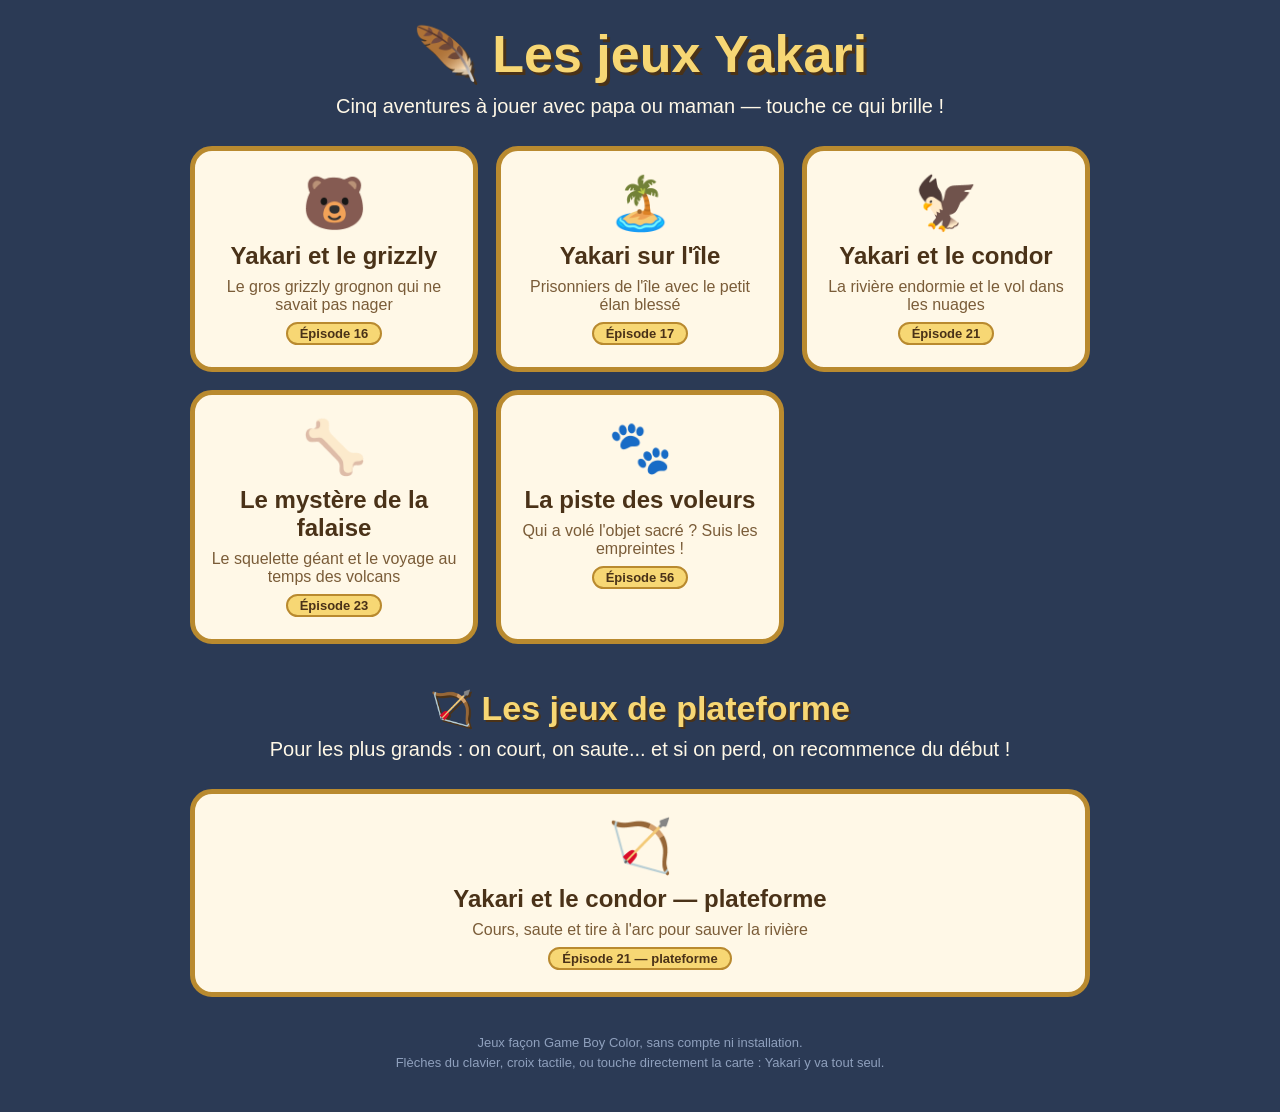
<file: index.html>
<!DOCTYPE html>
<html lang="fr">
<head>
<meta charset="UTF-8">
<meta name="viewport" content="width=device-width, initial-scale=1">
<title>Les jeux Yakari</title>
<link rel="icon" href="data:image/svg+xml,<svg xmlns='http://www.w3.org/2000/svg' viewBox='0 0 100 100'><text y='80' font-size='80'>🪶</text></svg>">
<style>
* { margin: 0; padding: 0; box-sizing: border-box; }
html, body {
  min-height: 100%;
  background: #2b3a55;
  font-family: "Comic Sans MS", "Chalkboard SE", "Marker Felt", sans-serif;
  -webkit-tap-highlight-color: transparent;
}
body {
  display: flex;
  flex-direction: column;
  align-items: center;
  padding: 24px 16px 40px;
  gap: 10px;
}
h1 {
  color: #f7d774;
  font-size: clamp(30px, 6vw, 52px);
  text-shadow: 3px 3px 0 #4a3218;
  text-align: center;
}
p.tagline {
  color: #fff8e7;
  font-size: clamp(15px, 2.5vw, 20px);
  text-align: center;
  margin-bottom: 18px;
}
.games {
  display: grid;
  grid-template-columns: repeat(auto-fit, minmax(240px, 1fr));
  gap: 18px;
  width: 100%;
  max-width: 900px;
}
a.card {
  display: flex;
  flex-direction: column;
  align-items: center;
  gap: 8px;
  background: #fff8e7;
  border: 5px solid #b98a2f;
  border-radius: 22px;
  padding: 22px 16px;
  text-decoration: none;
  text-align: center;
  transition: transform 0.15s;
}
a.card:hover, a.card:active { transform: scale(1.04) rotate(-1deg); }
.card .emoji { font-size: 52px; }
.card .name {
  color: #4a3218;
  font-size: clamp(18px, 3vw, 24px);
  font-weight: bold;
}
.card .desc { color: #7a5c38; font-size: clamp(13px, 2vw, 16px); }
.card .ep {
  background: #f7d774;
  border: 2px solid #b98a2f;
  border-radius: 20px;
  padding: 2px 12px;
  color: #4a3218;
  font-size: 13px;
  font-weight: bold;
}
h2.sectionTitle {
  color: #f7d774;
  font-size: clamp(22px, 4.5vw, 34px);
  text-shadow: 2px 2px 0 #4a3218;
  text-align: center;
  margin-top: 34px;
}
footer { color: #8fa0bd; font-size: 13px; margin-top: 26px; text-align: center; line-height: 1.5; }
</style>
</head>
<body>
<h1>🪶 Les jeux Yakari</h1>
<p class="tagline">Cinq aventures à jouer avec papa ou maman — touche ce qui brille !</p>
<div class="games">
  <a class="card" href="yakari-ep16-yakari-et-le-grizzly/">
    <span class="emoji">🐻</span>
    <span class="name">Yakari et le grizzly</span>
    <span class="desc">Le gros grizzly grognon qui ne savait pas nager</span>
    <span class="ep">Épisode 16</span>
  </a>
  <a class="card" href="yakari-ep17-les-prisonniers-de-l-ile/">
    <span class="emoji">🏝️</span>
    <span class="name">Yakari sur l'île</span>
    <span class="desc">Prisonniers de l'île avec le petit élan blessé</span>
    <span class="ep">Épisode 17</span>
  </a>
  <a class="card" href="yakari-ep21-yakari-et-le-condor/">
    <span class="emoji">🦅</span>
    <span class="name">Yakari et le condor</span>
    <span class="desc">La rivière endormie et le vol dans les nuages</span>
    <span class="ep">Épisode 21</span>
  </a>
  <a class="card" href="yakari-ep23-le-mystere-de-la-falaise/">
    <span class="emoji">🦴</span>
    <span class="name">Le mystère de la falaise</span>
    <span class="desc">Le squelette géant et le voyage au temps des volcans</span>
    <span class="ep">Épisode 23</span>
  </a>
  <a class="card" href="yakari-ep56-la-piste-des-voleurs/">
    <span class="emoji">🐾</span>
    <span class="name">La piste des voleurs</span>
    <span class="desc">Qui a volé l'objet sacré ? Suis les empreintes !</span>
    <span class="ep">Épisode 56</span>
  </a>
</div>
<h2 class="sectionTitle">🏹 Les jeux de plateforme</h2>
<p class="tagline">Pour les plus grands : on court, on saute... et si on perd, on recommence du début !</p>
<div class="games">
  <a class="card" href="yakari-ep21-condor-plateforme/">
    <span class="emoji">🏹</span>
    <span class="name">Yakari et le condor — plateforme</span>
    <span class="desc">Cours, saute et tire à l'arc pour sauver la rivière</span>
    <span class="ep">Épisode 21 — plateforme</span>
  </a>
</div>
<footer>
  Jeux façon Game Boy Color, sans compte ni installation.<br>
  Flèches du clavier, croix tactile, ou touche directement la carte : Yakari y va tout seul.
</footer>
</body>
</html>
</file>
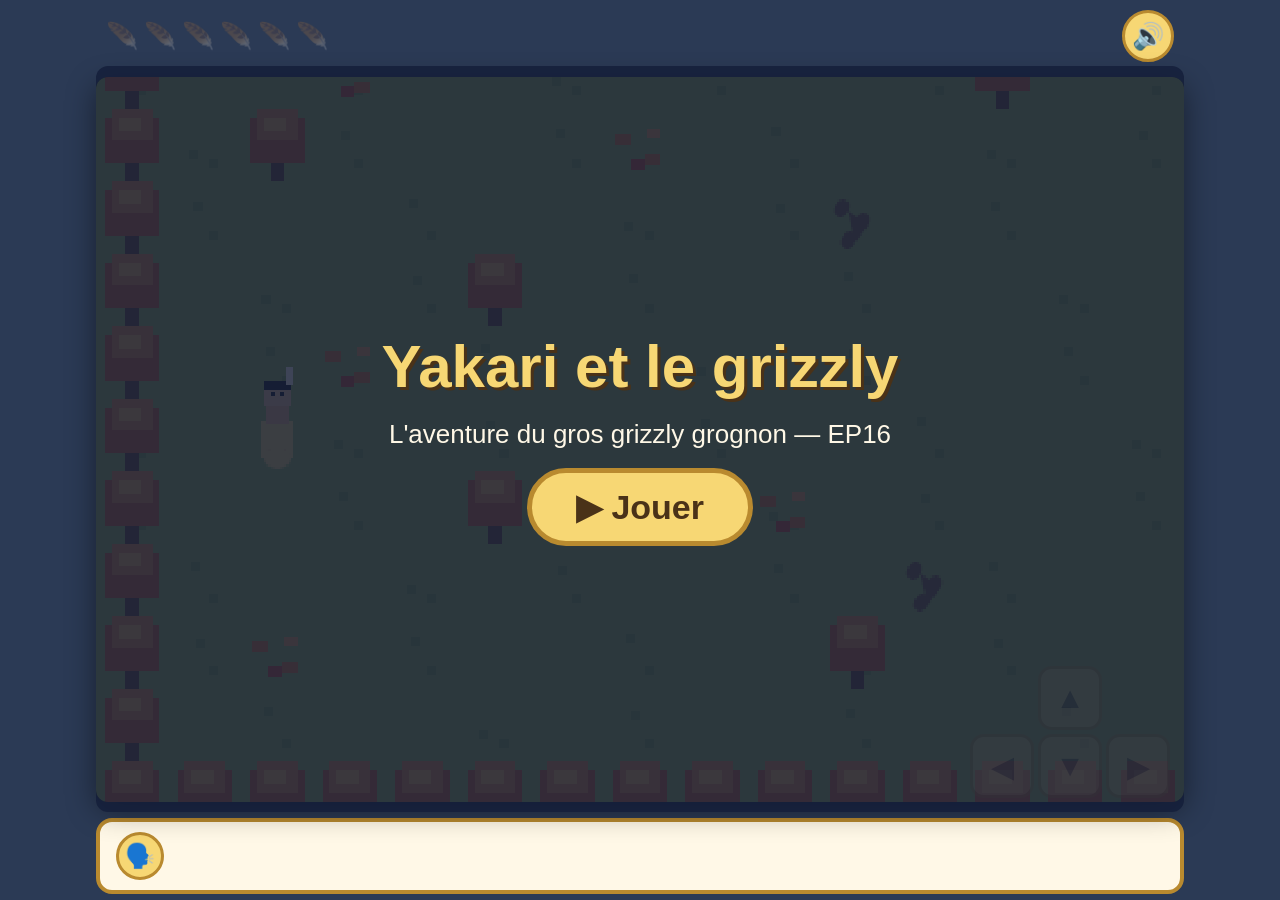
<file: yakari-ep16-yakari-et-le-grizzly/index.html>
<!DOCTYPE html>
<html lang="fr">
<head>
<meta charset="UTF-8">
<meta name="viewport" content="width=device-width, initial-scale=1, maximum-scale=1, user-scalable=no">
<title>Yakari et le grizzly — l'aventure</title>
<link rel="stylesheet" href="style.css">
<link rel="icon" href="data:image/svg+xml,<svg xmlns='http://www.w3.org/2000/svg' viewBox='0 0 100 100'><text y='80' font-size='80'>🐻</text></svg>">
</head>
<body>
<div id="app">
  <div id="topbar">
    <div id="feathers"></div>
    <button id="soundToggle" title="Activer ou couper la voix">🔊</button>
  </div>
  <div id="stageWrap">
    <canvas id="game" width="480" height="320"></canvas>
    <div id="dpad">
      <button data-dir="up" class="dpadBtn dpadUp">▲</button>
      <button data-dir="left" class="dpadBtn dpadLeft">◀</button>
      <button data-dir="right" class="dpadBtn dpadRight">▶</button>
      <button data-dir="down" class="dpadBtn dpadDown">▼</button>
    </div>
    <div id="overlay">
      <h1 id="overlayTitle">Yakari et le grizzly</h1>
      <p id="overlaySub">L'aventure du gros grizzly grognon — EP16</p>
      <button id="overlayBtn">▶ Jouer</button>
    </div>
  </div>
  <div id="narration">
    <button id="replayVoice" title="Réécouter">🗣️</button>
    <p id="narrationText"></p>
  </div>
</div>
<script src="game.js"></script>
</body>
</html>
</file>
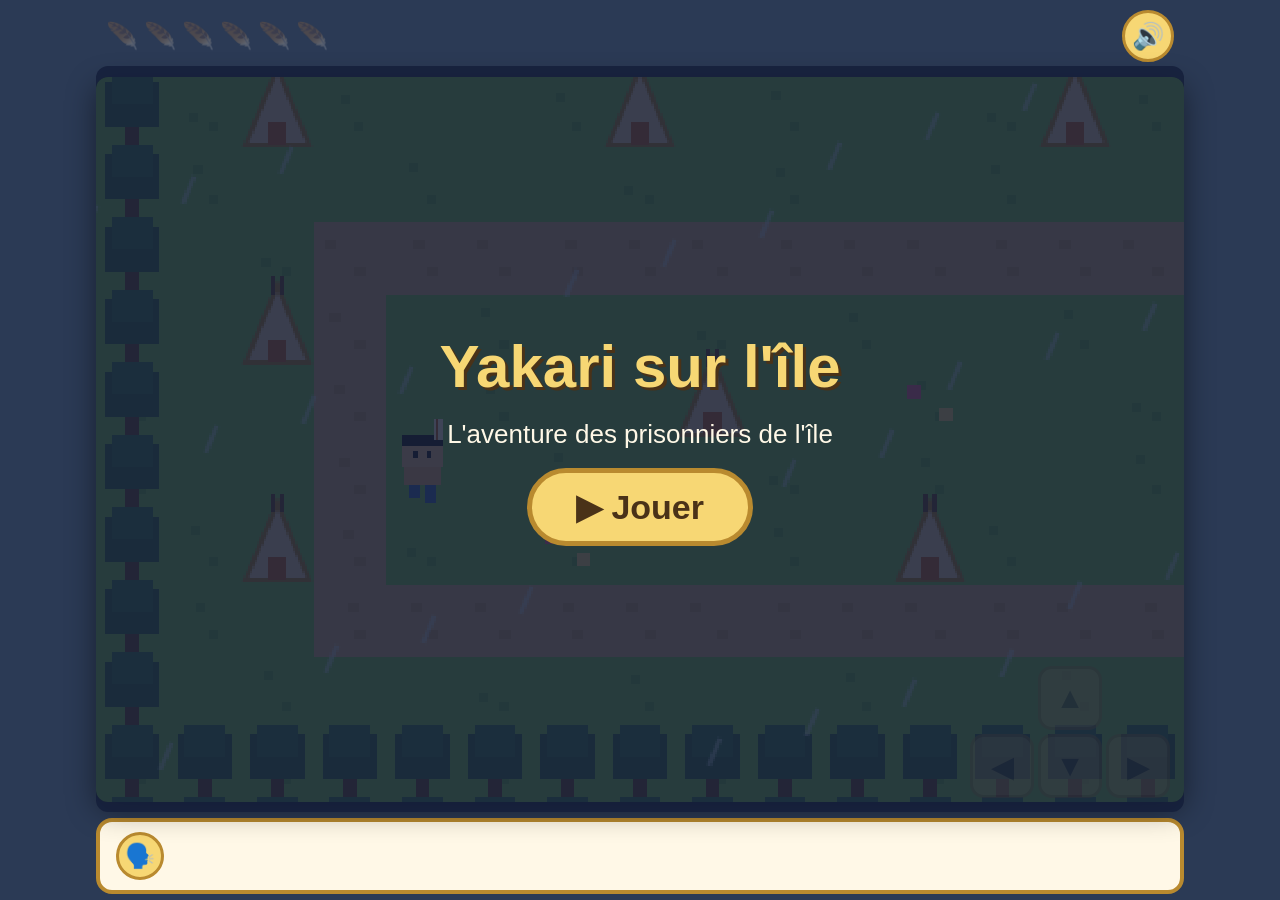
<file: yakari-ep17-les-prisonniers-de-l-ile/index.html>
<!DOCTYPE html>
<html lang="fr">
<head>
<meta charset="UTF-8">
<meta name="viewport" content="width=device-width, initial-scale=1, maximum-scale=1, user-scalable=no">
<title>Yakari sur l'île — l'aventure</title>
<link rel="stylesheet" href="../yakari-engine/style.css">
<link rel="icon" href="data:image/svg+xml,<svg xmlns='http://www.w3.org/2000/svg' viewBox='0 0 100 100'><text y='80' font-size='80'>🪶</text></svg>">
</head>
<body>
<div id="app">
  <div id="topbar">
    <div id="feathers"></div>
    <button id="soundToggle" title="Activer ou couper la voix">🔊</button>
  </div>
  <div id="stageWrap">
    <canvas id="game" width="480" height="320"></canvas>
    <div id="dpad">
      <button data-dir="up" class="dpadBtn dpadUp">▲</button>
      <button data-dir="left" class="dpadBtn dpadLeft">◀</button>
      <button data-dir="right" class="dpadBtn dpadRight">▶</button>
      <button data-dir="down" class="dpadBtn dpadDown">▼</button>
    </div>
    <div id="overlay">
      <h1 id="overlayTitle">Yakari sur l'île</h1>
      <p id="overlaySub">L'aventure des prisonniers de l'île</p>
      <button id="overlayBtn">▶ Jouer</button>
    </div>
  </div>
  <div id="narration">
    <button id="replayVoice" title="Réécouter">🗣️</button>
    <p id="narrationText"></p>
  </div>
</div>
<script src="../yakari-engine/engine.js"></script>
<script src="game.js"></script>
</body>
</html>
</file>
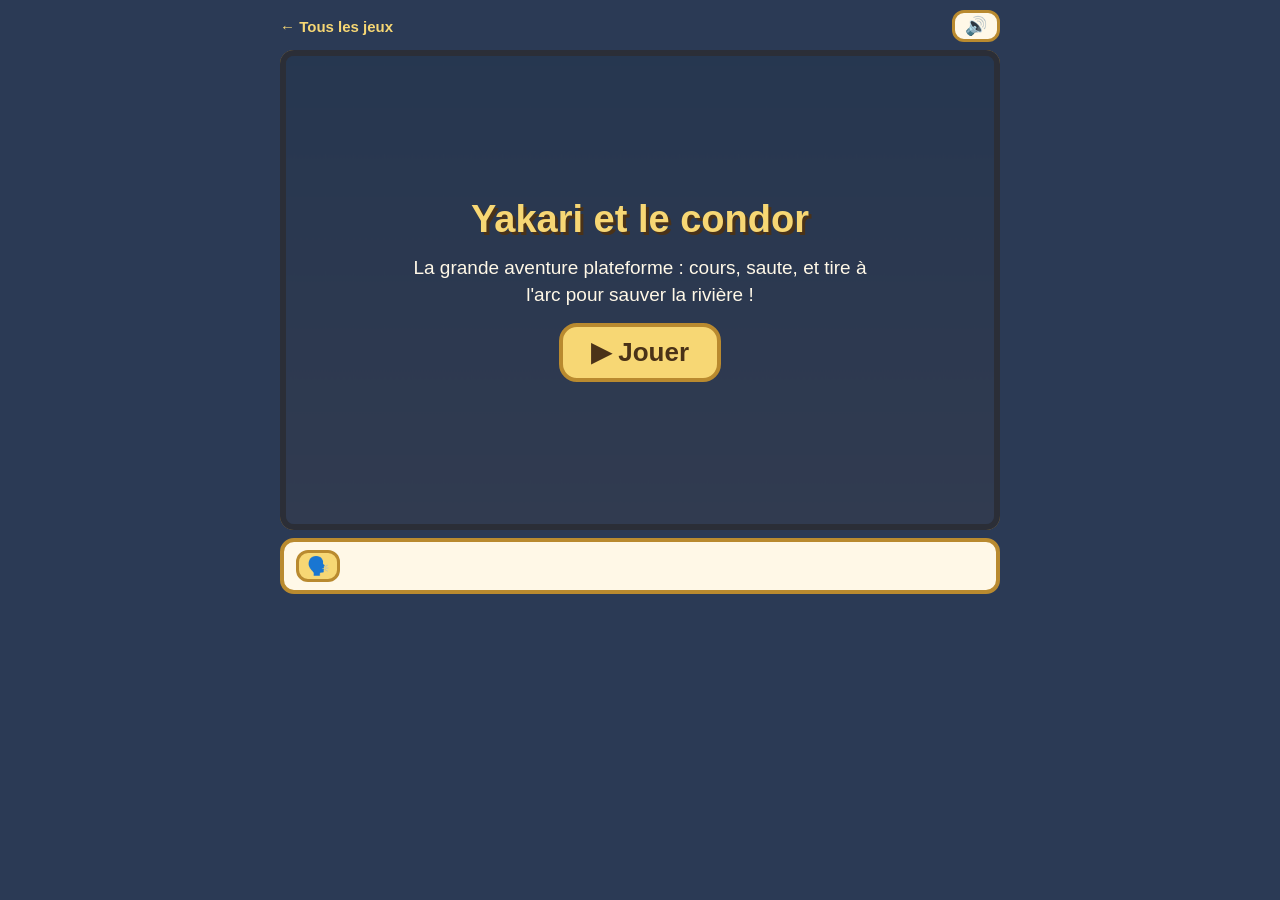
<file: yakari-ep21-condor-plateforme/index.html>
<!DOCTYPE html>
<html lang="fr">
<head>
<meta charset="UTF-8">
<meta name="viewport" content="width=device-width, initial-scale=1, maximum-scale=1, user-scalable=no">
<title>Yakari et le condor — plateforme</title>
<link rel="icon" href="data:image/svg+xml,<svg xmlns='http://www.w3.org/2000/svg' viewBox='0 0 100 100'><text y='80' font-size='80'>🏹</text></svg>">
<style>
* { margin: 0; padding: 0; box-sizing: border-box; }
html, body {
  min-height: 100%;
  background: #2b3a55;
  font-family: "Comic Sans MS", "Chalkboard SE", "Marker Felt", sans-serif;
  -webkit-tap-highlight-color: transparent;
  touch-action: manipulation;
  overscroll-behavior: none;
}
body {
  display: flex;
  flex-direction: column;
  align-items: center;
  padding: 10px 8px 20px;
  gap: 8px;
}
#topbar {
  width: min(96vw, 720px);
  display: flex;
  justify-content: space-between;
  align-items: center;
}
#topbar a {
  color: #f7d774;
  text-decoration: none;
  font-size: 15px;
  font-weight: bold;
}
#soundToggle {
  background: #fff8e7;
  border: 3px solid #b98a2f;
  border-radius: 12px;
  font-size: 18px;
  padding: 2px 10px;
  cursor: pointer;
}
#stageWrap {
  position: relative;
  width: min(96vw, 720px);
}
canvas {
  display: block;
  width: 100%;
  aspect-ratio: 3 / 2;
  border: 6px solid #b98a2f;
  border-radius: 14px;
  background: #7ec8e3;
}
#overlay {
  position: absolute;
  inset: 0;
  background: rgba(24, 34, 56, 0.88);
  border-radius: 14px;
  display: flex;
  flex-direction: column;
  align-items: center;
  justify-content: center;
  gap: 14px;
  text-align: center;
  padding: 16px;
}
#overlay.hidden { display: none; }
#cutscene {
  position: absolute;
  inset: 0;
  background: rgba(16, 24, 42, 0.96);
  border-radius: 14px;
  display: flex;
  flex-direction: column;
  align-items: center;
  justify-content: center;
  gap: 10px;
  padding: 12px;
  z-index: 5;
}
#cutscene.hidden { display: none; }
#cutsceneText {
  color: #fff8e7;
  font-size: clamp(13px, 2.6vw, 17px);
  text-align: center;
  max-width: 90%;
}
#cutsceneVideo {
  width: min(88%, 520px);
  aspect-ratio: 16 / 9;
  border: 4px solid #b98a2f;
  border-radius: 12px;
  overflow: hidden;
  background: #000;
}
#cutsceneVideo iframe {
  width: 100%;
  height: 100%;
  border: 0;
  display: block;
}
#cutsceneBtn {
  font-family: inherit;
  font-size: clamp(15px, 3vw, 20px);
  font-weight: bold;
  color: #4a3218;
  background: #f7d774;
  border: 4px solid #b98a2f;
  border-radius: 16px;
  padding: 8px 22px;
  cursor: pointer;
}
#cutsceneBtn:active { transform: scale(0.96); }
#overlayTitle {
  color: #f7d774;
  font-size: clamp(22px, 5vw, 38px);
  text-shadow: 3px 3px 0 #4a3218;
}
#overlaySub {
  color: #fff8e7;
  font-size: clamp(14px, 3vw, 19px);
  max-width: 480px;
  line-height: 1.4;
}
#overlayBtn {
  font-family: inherit;
  font-size: clamp(18px, 4vw, 26px);
  font-weight: bold;
  color: #4a3218;
  background: #f7d774;
  border: 4px solid #b98a2f;
  border-radius: 18px;
  padding: 10px 28px;
  cursor: pointer;
}
#overlayBtn:active { transform: scale(0.96); }
#narration {
  width: min(96vw, 720px);
  background: #fff8e7;
  border: 4px solid #b98a2f;
  border-radius: 14px;
  padding: 8px 12px;
  display: flex;
  align-items: center;
  gap: 10px;
  min-height: 56px;
}
#replayVoice {
  background: #f7d774;
  border: 3px solid #b98a2f;
  border-radius: 12px;
  font-size: 18px;
  padding: 2px 8px;
  cursor: pointer;
  flex: none;
}
#narrationText {
  color: #4a3218;
  font-size: clamp(14px, 2.6vw, 17px);
  line-height: 1.35;
}
#touchpad {
  display: none;
  width: min(96vw, 720px);
  justify-content: space-between;
  align-items: center;
  gap: 10px;
  user-select: none;
}
@media (pointer: coarse) {
  #touchpad { display: flex; }
}
.tgroup { display: flex; gap: 12px; }
.tbtn {
  width: 72px;
  height: 72px;
  border-radius: 50%;
  border: 4px solid #b98a2f;
  background: #fff8e7;
  color: #4a3218;
  font-size: 30px;
  font-family: inherit;
  touch-action: none;
  user-select: none;
  -webkit-user-select: none;
}
.tbtn:active { background: #f7d774; }
</style>
</head>
<body>
<div id="topbar">
  <a href="../">← Tous les jeux</a>
  <button id="soundToggle" title="Activer ou couper la voix">🔊</button>
</div>
<div id="stageWrap">
  <canvas id="game" width="960" height="640"></canvas>
  <div id="cutscene" class="hidden">
    <p id="cutsceneText"></p>
    <div id="cutsceneVideo">
      <iframe id="cutsceneFrame" src="about:blank" allow="autoplay; encrypted-media; picture-in-picture" allowfullscreen title="Extrait de l'épisode"></iframe>
    </div>
    <button id="cutsceneBtn">▶ Continuer l'aventure</button>
  </div>
  <div id="overlay">
    <h1 id="overlayTitle">Yakari et le condor</h1>
    <p id="overlaySub">La grande aventure plateforme : cours, saute, et tire à l'arc pour sauver la rivière !</p>
    <button id="overlayBtn">▶ Jouer</button>
  </div>
</div>
<div id="touchpad">
  <div class="tgroup">
    <button class="tbtn" id="btnL">◀</button>
    <button class="tbtn" id="btnR">▶</button>
  </div>
  <div class="tgroup">
    <button class="tbtn" id="btnS">🏹</button>
    <button class="tbtn" id="btnJ">⬆</button>
  </div>
</div>
<div id="narration">
  <button id="replayVoice" title="Réécouter">🗣️</button>
  <p id="narrationText"></p>
</div>
<script src="game.js"></script>
</body>
</html>
</file>
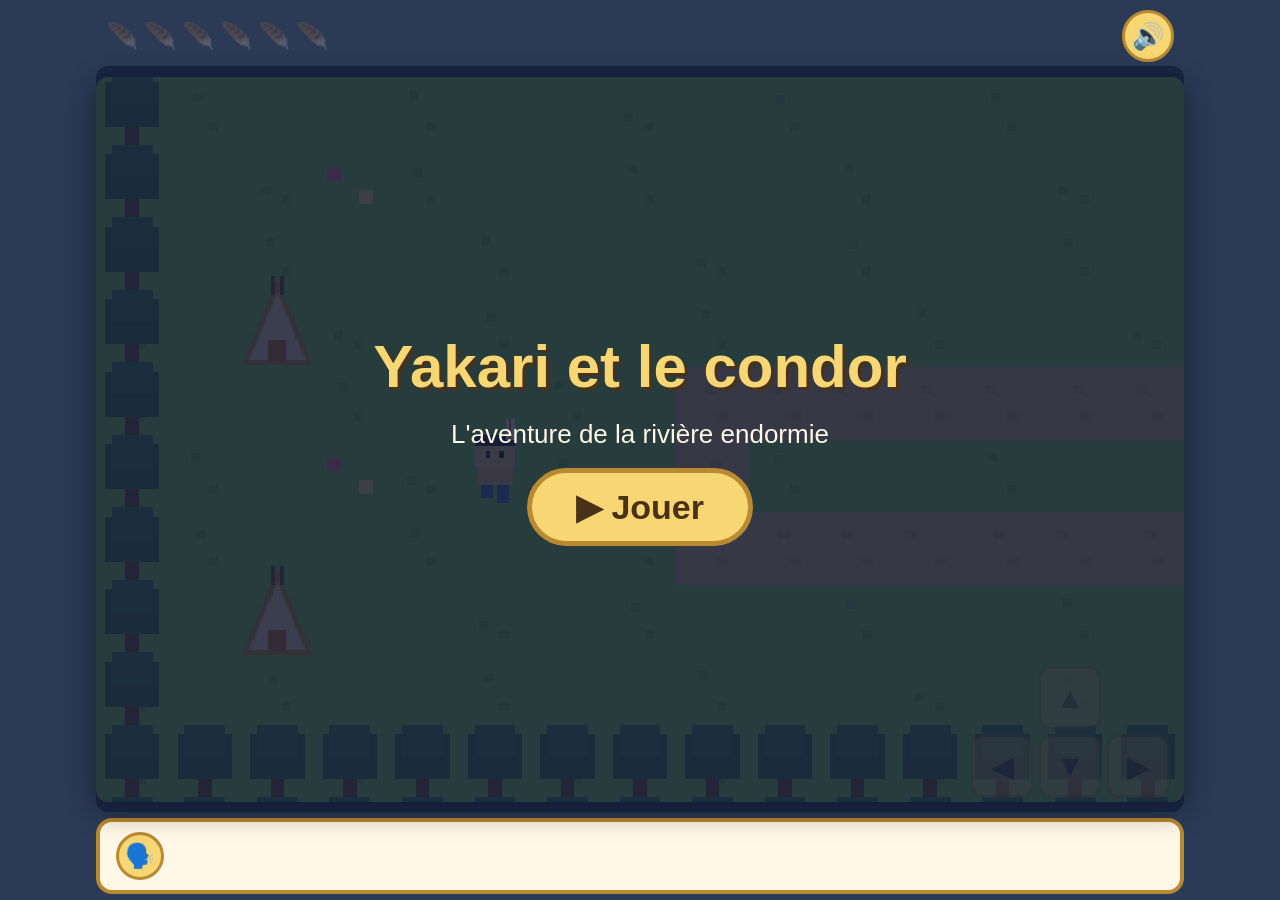
<file: yakari-ep21-yakari-et-le-condor/index.html>
<!DOCTYPE html>
<html lang="fr">
<head>
<meta charset="UTF-8">
<meta name="viewport" content="width=device-width, initial-scale=1, maximum-scale=1, user-scalable=no">
<title>Yakari et le condor — l'aventure</title>
<link rel="stylesheet" href="style.css">
<link rel="icon" href="data:image/svg+xml,<svg xmlns='http://www.w3.org/2000/svg' viewBox='0 0 100 100'><text y='80' font-size='80'>🪶</text></svg>">
</head>
<body>
<div id="app">
  <div id="topbar">
    <div id="feathers"></div>
    <button id="soundToggle" title="Activer ou couper la voix">🔊</button>
  </div>
  <div id="stageWrap">
    <canvas id="game" width="480" height="320"></canvas>
    <div id="dpad">
      <button data-dir="up" class="dpadBtn dpadUp">▲</button>
      <button data-dir="left" class="dpadBtn dpadLeft">◀</button>
      <button data-dir="right" class="dpadBtn dpadRight">▶</button>
      <button data-dir="down" class="dpadBtn dpadDown">▼</button>
    </div>
    <div id="overlay">
      <h1 id="overlayTitle">Yakari et le condor</h1>
      <p id="overlaySub">L'aventure de la rivière endormie</p>
      <button id="overlayBtn">▶ Jouer</button>
    </div>
  </div>
  <div id="narration">
    <button id="replayVoice" title="Réécouter">🗣️</button>
    <p id="narrationText"></p>
  </div>
</div>
<script src="game.js"></script>
</body>
</html>
</file>
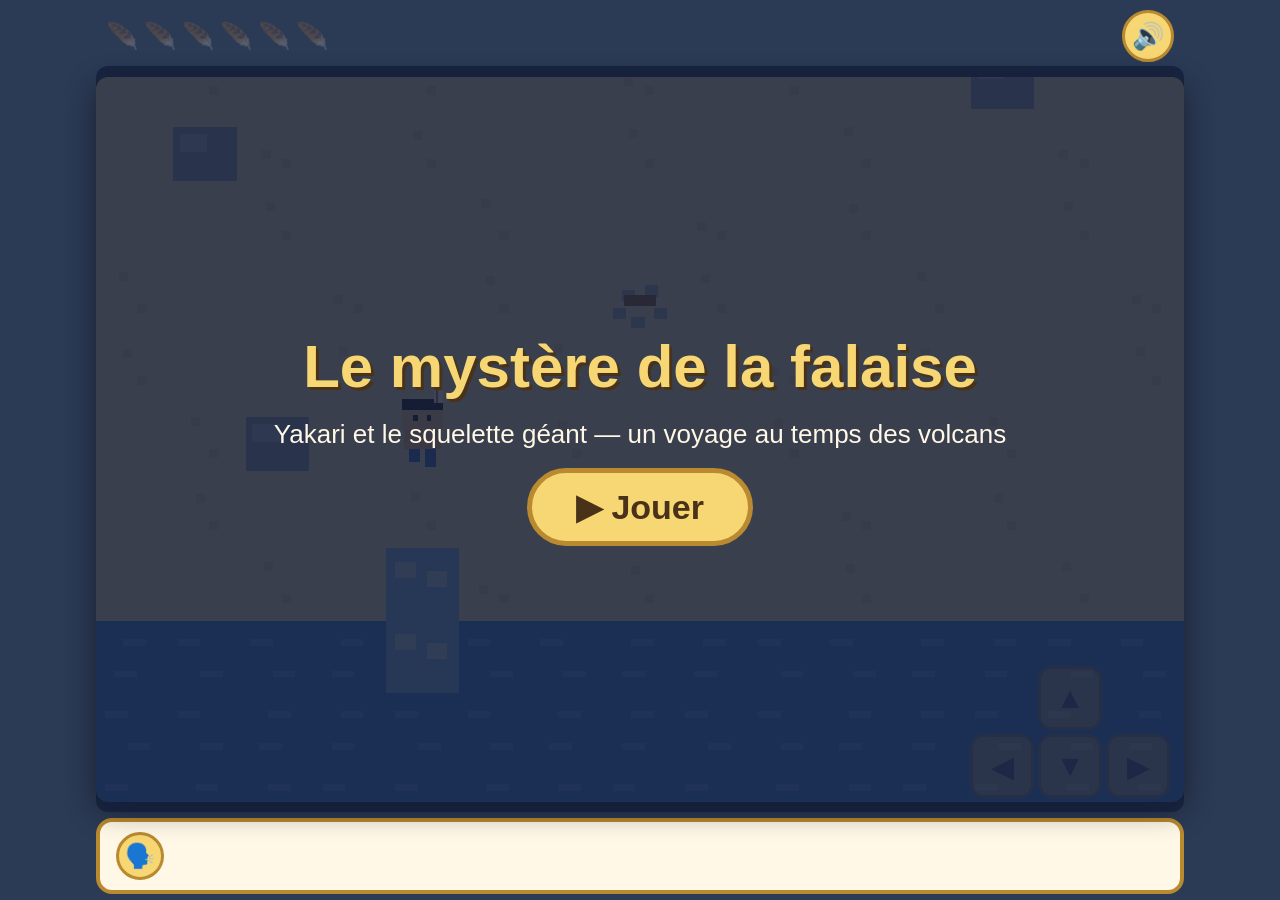
<file: yakari-ep23-le-mystere-de-la-falaise/index.html>
<!DOCTYPE html>
<html lang="fr">
<head>
<meta charset="UTF-8">
<meta name="viewport" content="width=device-width, initial-scale=1, maximum-scale=1, user-scalable=no">
<title>Yakari et le mystère de la falaise</title>
<link rel="stylesheet" href="style.css">
<link rel="icon" href="data:image/svg+xml,<svg xmlns='http://www.w3.org/2000/svg' viewBox='0 0 100 100'><text y='80' font-size='80'>🦴</text></svg>">
</head>
<body>
<div id="app">
  <div id="topbar">
    <div id="feathers"></div>
    <button id="soundToggle" title="Activer ou couper la voix">🔊</button>
  </div>
  <div id="stageWrap">
    <canvas id="game" width="480" height="320"></canvas>
    <div id="dpad">
      <button data-dir="up" class="dpadBtn dpadUp">▲</button>
      <button data-dir="left" class="dpadBtn dpadLeft">◀</button>
      <button data-dir="right" class="dpadBtn dpadRight">▶</button>
      <button data-dir="down" class="dpadBtn dpadDown">▼</button>
    </div>
    <div id="overlay">
      <h1 id="overlayTitle">Le mystère de la falaise</h1>
      <p id="overlaySub">Yakari et le squelette géant — un voyage au temps des volcans</p>
      <button id="overlayBtn">▶ Jouer</button>
    </div>
  </div>
  <div id="narration">
    <button id="replayVoice" title="Réécouter">🗣️</button>
    <p id="narrationText"></p>
  </div>
</div>
<script src="game.js"></script>
</body>
</html>
</file>
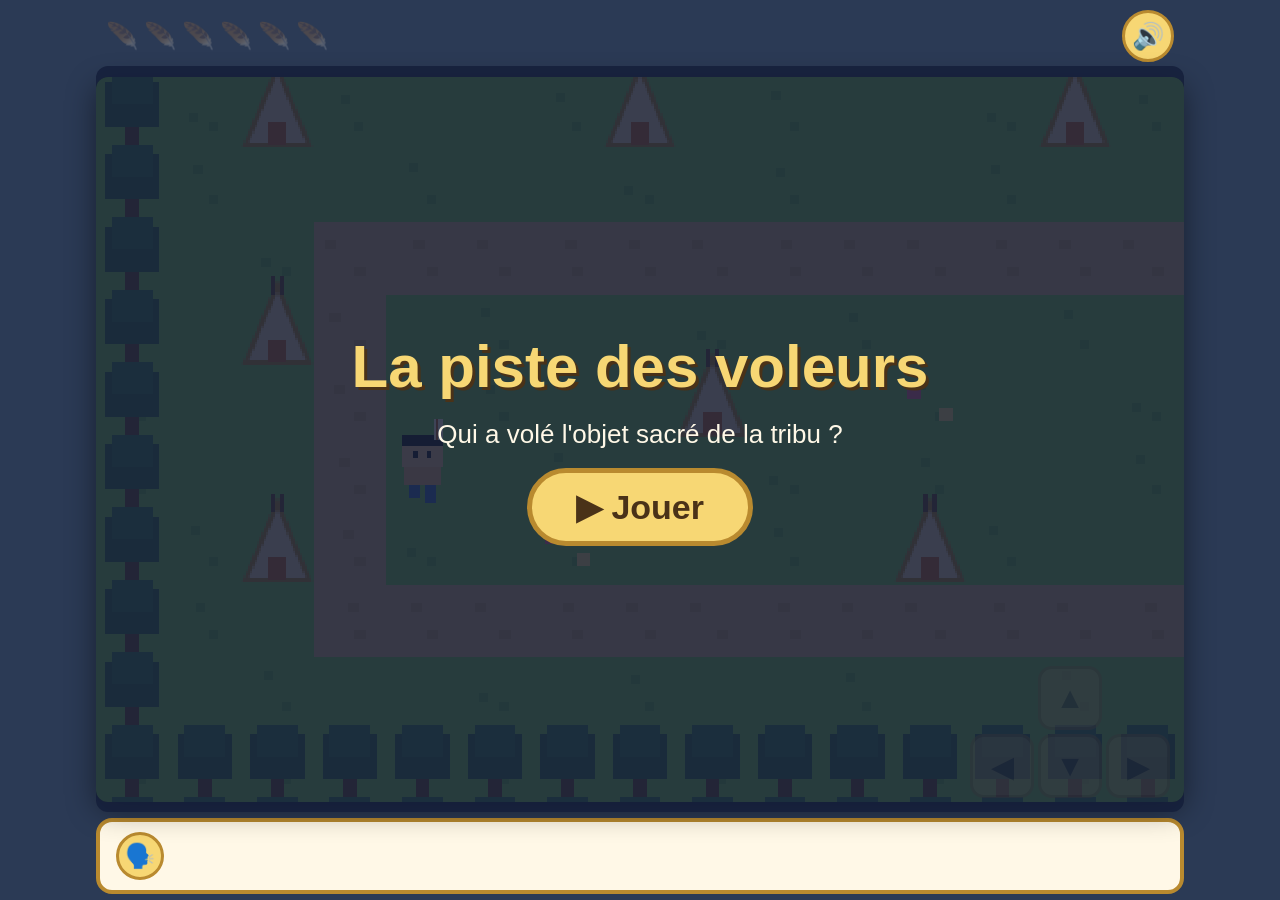
<file: yakari-ep56-la-piste-des-voleurs/index.html>
<!DOCTYPE html>
<html lang="fr">
<head>
<meta charset="UTF-8">
<meta name="viewport" content="width=device-width, initial-scale=1, maximum-scale=1, user-scalable=no">
<title>La piste des voleurs — l'aventure</title>
<link rel="stylesheet" href="../yakari-engine/style.css">
<link rel="icon" href="data:image/svg+xml,<svg xmlns='http://www.w3.org/2000/svg' viewBox='0 0 100 100'><text y='80' font-size='80'>🪶</text></svg>">
</head>
<body>
<div id="app">
  <div id="topbar">
    <div id="feathers"></div>
    <button id="soundToggle" title="Activer ou couper la voix">🔊</button>
  </div>
  <div id="stageWrap">
    <canvas id="game" width="480" height="320"></canvas>
    <div id="dpad">
      <button data-dir="up" class="dpadBtn dpadUp">▲</button>
      <button data-dir="left" class="dpadBtn dpadLeft">◀</button>
      <button data-dir="right" class="dpadBtn dpadRight">▶</button>
      <button data-dir="down" class="dpadBtn dpadDown">▼</button>
    </div>
    <div id="overlay">
      <h1 id="overlayTitle">La piste des voleurs</h1>
      <p id="overlaySub">Qui a volé l'objet sacré de la tribu ?</p>
      <button id="overlayBtn">▶ Jouer</button>
    </div>
  </div>
  <div id="narration">
    <button id="replayVoice" title="Réécouter">🗣️</button>
    <p id="narrationText"></p>
  </div>
</div>
<script src="../yakari-engine/engine.js"></script>
<script src="game.js"></script>
</body>
</html>
</file>
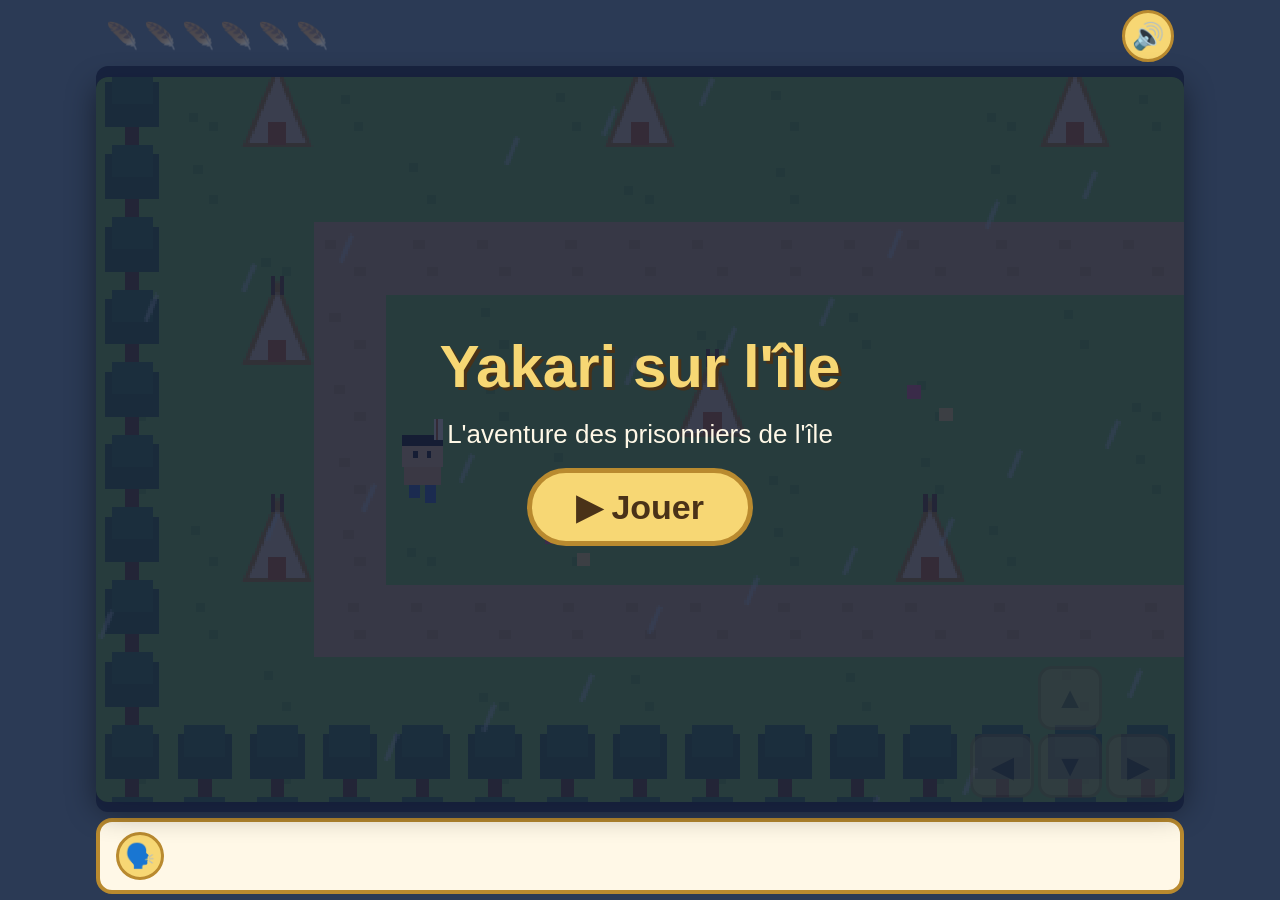
<file: yakari2/index.html>
<!DOCTYPE html>
<html lang="fr">
<head>
<meta charset="UTF-8">
<meta name="viewport" content="width=device-width, initial-scale=1, maximum-scale=1, user-scalable=no">
<title>Yakari sur l'île — l'aventure</title>
<link rel="stylesheet" href="style.css">
<link rel="icon" href="data:image/svg+xml,<svg xmlns='http://www.w3.org/2000/svg' viewBox='0 0 100 100'><text y='80' font-size='80'>🪶</text></svg>">
</head>
<body>
<div id="app">
  <div id="topbar">
    <div id="feathers"></div>
    <button id="soundToggle" title="Activer ou couper la voix">🔊</button>
  </div>
  <div id="stageWrap">
    <canvas id="game" width="480" height="320"></canvas>
    <div id="dpad">
      <button data-dir="up" class="dpadBtn dpadUp">▲</button>
      <button data-dir="left" class="dpadBtn dpadLeft">◀</button>
      <button data-dir="right" class="dpadBtn dpadRight">▶</button>
      <button data-dir="down" class="dpadBtn dpadDown">▼</button>
    </div>
    <div id="overlay">
      <h1 id="overlayTitle">Yakari sur l'île</h1>
      <p id="overlaySub">L'aventure des prisonniers de l'île</p>
      <button id="overlayBtn">▶ Jouer</button>
    </div>
  </div>
  <div id="narration">
    <button id="replayVoice" title="Réécouter">🗣️</button>
    <p id="narrationText"></p>
  </div>
</div>
<script src="game.js"></script>
</body>
</html>
</file>
<file: yakari-ep16-yakari-et-le-grizzly/style.css>
/* Yakari sur l'île v2 — plateau façon Game Boy Color */

* { margin: 0; padding: 0; box-sizing: border-box; }

html, body {
  height: 100%;
  overflow: hidden;
  background: #2b3a55;
  font-family: "Comic Sans MS", "Chalkboard SE", "Marker Felt", sans-serif;
  touch-action: manipulation;
  -webkit-user-select: none;
  user-select: none;
  -webkit-tap-highlight-color: transparent;
}

#app {
  height: 100%;
  display: flex;
  flex-direction: column;
  max-width: 1100px;
  margin: 0 auto;
  padding: 6px;
}

/* ---- barre du haut ---- */
#topbar {
  display: flex;
  align-items: center;
  justify-content: space-between;
  padding: 4px 10px;
  flex: 0 0 auto;
}
#feathers { display: flex; gap: 6px; font-size: 26px; }
#feathers span { opacity: 0.25; transition: opacity 0.4s, transform 0.4s; }
#feathers span.done { opacity: 1; transform: scale(1.15) rotate(-10deg); }

#soundToggle {
  font-size: 26px;
  background: #f7d774;
  border: 3px solid #b98a2f;
  border-radius: 50%;
  width: 52px;
  height: 52px;
  cursor: pointer;
}
#soundToggle.off { filter: grayscale(1); opacity: 0.6; }

/* ---- écran de jeu ---- */
#stageWrap {
  flex: 1 1 auto;
  min-height: 0;
  position: relative;
  display: flex;
  align-items: center;
  justify-content: center;
}

#game {
  /* dimensionné en JS (fitCanvas) pour remplir l'espace sans déformer */
  image-rendering: pixelated;
  image-rendering: crisp-edges;
  border-radius: 12px;
  box-shadow: 0 8px 30px rgba(0, 0, 0, 0.45);
  background: #000;
}

/* ---- croix directionnelle tactile ---- */
#dpad {
  position: absolute;
  right: 14px;
  bottom: 14px;
  display: grid;
  grid-template-columns: 64px 64px 64px;
  grid-template-rows: 64px 64px;
  grid-template-areas: ". up ." "left down right";
  gap: 4px;
  opacity: 0.85;
}
.dpadBtn {
  font-size: 30px;
  background: #f7d774;
  border: 3px solid #b98a2f;
  border-radius: 14px;
  color: #4a3218;
  cursor: pointer;
  touch-action: none;
}
.dpadBtn:active { background: #ffe9a8; }
.dpadUp { grid-area: up; }
.dpadLeft { grid-area: left; }
.dpadRight { grid-area: right; }
.dpadDown { grid-area: down; }

@media (hover: hover) and (pointer: fine) {
  #dpad { opacity: 0.45; }
}

/* ---- overlay titre / victoire ---- */
#overlay {
  position: absolute;
  inset: 0;
  display: flex;
  flex-direction: column;
  align-items: center;
  justify-content: center;
  gap: 18px;
  background: rgba(20, 30, 58, 0.82);
  border-radius: 12px;
  text-align: center;
  padding: 20px;
}
#overlay.hidden { display: none; }
#overlayTitle {
  color: #f7d774;
  font-size: clamp(34px, 6vw, 60px);
  text-shadow: 3px 3px 0 #4a3218;
}
#overlaySub {
  color: #fff8e7;
  font-size: clamp(16px, 3vw, 26px);
}
#overlayBtn {
  font-size: clamp(22px, 4vw, 34px);
  font-family: inherit;
  font-weight: bold;
  color: #4a3218;
  background: #f7d774;
  border: 5px solid #b98a2f;
  border-radius: 40px;
  padding: 14px 44px;
  cursor: pointer;
  animation: pulse 1.1s ease-in-out infinite;
}
@keyframes pulse {
  0%, 100% { transform: scale(1); }
  50% { transform: scale(1.07); }
}

/* ---- bandeau de narration ---- */
#narration {
  flex: 0 0 auto;
  display: flex;
  align-items: center;
  gap: 12px;
  background: #fff8e7;
  border: 4px solid #b98a2f;
  border-radius: 16px;
  padding: 10px 16px;
  margin-top: 6px;
  min-height: 68px;
}
#narrationText {
  font-size: clamp(15px, 2.4vw, 22px);
  color: #4a3218;
  line-height: 1.25;
}
#replayVoice {
  font-size: 24px;
  background: #f7d774;
  border: 3px solid #b98a2f;
  border-radius: 50%;
  width: 48px;
  height: 48px;
  flex: 0 0 auto;
  cursor: pointer;
}
</file>
<file: yakari-engine/style.css>
/* Yakari Engine — plateau façon Game Boy Color */

* { margin: 0; padding: 0; box-sizing: border-box; }

html, body {
  height: 100%;
  overflow: hidden;
  background: #2b3a55;
  font-family: "Comic Sans MS", "Chalkboard SE", "Marker Felt", sans-serif;
  touch-action: manipulation;
  -webkit-user-select: none;
  user-select: none;
  -webkit-tap-highlight-color: transparent;
}

#app {
  height: 100%;
  display: flex;
  flex-direction: column;
  max-width: 1100px;
  margin: 0 auto;
  padding: 6px;
}

/* ---- barre du haut ---- */
#topbar {
  display: flex;
  align-items: center;
  justify-content: space-between;
  padding: 4px 10px;
  flex: 0 0 auto;
}
#feathers { display: flex; gap: 6px; font-size: 26px; }
#feathers span { opacity: 0.25; transition: opacity 0.4s, transform 0.4s; }
#feathers span.done { opacity: 1; transform: scale(1.15) rotate(-10deg); }

#soundToggle {
  font-size: 26px;
  background: #f7d774;
  border: 3px solid #b98a2f;
  border-radius: 50%;
  width: 52px;
  height: 52px;
  cursor: pointer;
}
#soundToggle.off { filter: grayscale(1); opacity: 0.6; }

/* ---- écran de jeu ---- */
#stageWrap {
  flex: 1 1 auto;
  min-height: 0;
  position: relative;
  display: flex;
  align-items: center;
  justify-content: center;
}

#game {
  /* dimensionné en JS (fitCanvas) pour remplir l'espace sans déformer */
  image-rendering: pixelated;
  image-rendering: crisp-edges;
  border-radius: 12px;
  box-shadow: 0 8px 30px rgba(0, 0, 0, 0.45);
  background: #000;
}

/* ---- croix directionnelle tactile ---- */
#dpad {
  position: absolute;
  right: 14px;
  bottom: 14px;
  display: grid;
  grid-template-columns: 64px 64px 64px;
  grid-template-rows: 64px 64px;
  grid-template-areas: ". up ." "left down right";
  gap: 4px;
  opacity: 0.85;
}
.dpadBtn {
  font-size: 30px;
  background: #f7d774;
  border: 3px solid #b98a2f;
  border-radius: 14px;
  color: #4a3218;
  cursor: pointer;
  touch-action: none;
}
.dpadBtn:active { background: #ffe9a8; }
.dpadUp { grid-area: up; }
.dpadLeft { grid-area: left; }
.dpadRight { grid-area: right; }
.dpadDown { grid-area: down; }

@media (hover: hover) and (pointer: fine) {
  #dpad { opacity: 0.45; }
}

/* ---- overlay titre / victoire ---- */
#overlay {
  position: absolute;
  inset: 0;
  display: flex;
  flex-direction: column;
  align-items: center;
  justify-content: center;
  gap: 18px;
  background: rgba(20, 30, 58, 0.82);
  border-radius: 12px;
  text-align: center;
  padding: 20px;
}
#overlay.hidden { display: none; }
#overlayTitle {
  color: #f7d774;
  font-size: clamp(34px, 6vw, 60px);
  text-shadow: 3px 3px 0 #4a3218;
}
#overlaySub {
  color: #fff8e7;
  font-size: clamp(16px, 3vw, 26px);
}
#overlayBtn {
  font-size: clamp(22px, 4vw, 34px);
  font-family: inherit;
  font-weight: bold;
  color: #4a3218;
  background: #f7d774;
  border: 5px solid #b98a2f;
  border-radius: 40px;
  padding: 14px 44px;
  cursor: pointer;
  animation: pulse 1.1s ease-in-out infinite;
}
@keyframes pulse {
  0%, 100% { transform: scale(1); }
  50% { transform: scale(1.07); }
}

/* ---- bandeau de narration ---- */
#narration {
  flex: 0 0 auto;
  display: flex;
  align-items: center;
  gap: 12px;
  background: #fff8e7;
  border: 4px solid #b98a2f;
  border-radius: 16px;
  padding: 10px 16px;
  margin-top: 6px;
  min-height: 68px;
}
#narrationText {
  font-size: clamp(15px, 2.4vw, 22px);
  color: #4a3218;
  line-height: 1.25;
}
#replayVoice {
  font-size: 24px;
  background: #f7d774;
  border: 3px solid #b98a2f;
  border-radius: 50%;
  width: 48px;
  height: 48px;
  flex: 0 0 auto;
  cursor: pointer;
}
</file>
<file: yakari-ep21-yakari-et-le-condor/style.css>
/* Yakari et le condor — plateau façon Game Boy Color */

* { margin: 0; padding: 0; box-sizing: border-box; }

html, body {
  height: 100%;
  overflow: hidden;
  background: #2b3a55;
  font-family: "Comic Sans MS", "Chalkboard SE", "Marker Felt", sans-serif;
  touch-action: manipulation;
  -webkit-user-select: none;
  user-select: none;
  -webkit-tap-highlight-color: transparent;
}

#app {
  height: 100%;
  display: flex;
  flex-direction: column;
  max-width: 1100px;
  margin: 0 auto;
  padding: 6px;
}

/* ---- barre du haut ---- */
#topbar {
  display: flex;
  align-items: center;
  justify-content: space-between;
  padding: 4px 10px;
  flex: 0 0 auto;
}
#feathers { display: flex; gap: 6px; font-size: 26px; }
#feathers span { opacity: 0.25; transition: opacity 0.4s, transform 0.4s; }
#feathers span.done { opacity: 1; transform: scale(1.15) rotate(-10deg); }

#soundToggle {
  font-size: 26px;
  background: #f7d774;
  border: 3px solid #b98a2f;
  border-radius: 50%;
  width: 52px;
  height: 52px;
  cursor: pointer;
}
#soundToggle.off { filter: grayscale(1); opacity: 0.6; }

/* ---- écran de jeu ---- */
#stageWrap {
  flex: 1 1 auto;
  min-height: 0;
  position: relative;
  display: flex;
  align-items: center;
  justify-content: center;
}

#game {
  /* dimensionné en JS (fitCanvas) pour remplir l'espace sans déformer */
  image-rendering: pixelated;
  image-rendering: crisp-edges;
  border-radius: 12px;
  box-shadow: 0 8px 30px rgba(0, 0, 0, 0.45);
  background: #000;
}

/* ---- croix directionnelle tactile ---- */
#dpad {
  position: absolute;
  right: 14px;
  bottom: 14px;
  display: grid;
  grid-template-columns: 64px 64px 64px;
  grid-template-rows: 64px 64px;
  grid-template-areas: ". up ." "left down right";
  gap: 4px;
  opacity: 0.85;
}
.dpadBtn {
  font-size: 30px;
  background: #f7d774;
  border: 3px solid #b98a2f;
  border-radius: 14px;
  color: #4a3218;
  cursor: pointer;
  touch-action: none;
}
.dpadBtn:active { background: #ffe9a8; }
.dpadUp { grid-area: up; }
.dpadLeft { grid-area: left; }
.dpadRight { grid-area: right; }
.dpadDown { grid-area: down; }

@media (hover: hover) and (pointer: fine) {
  #dpad { opacity: 0.45; }
}

/* ---- overlay titre / victoire ---- */
#overlay {
  position: absolute;
  inset: 0;
  display: flex;
  flex-direction: column;
  align-items: center;
  justify-content: center;
  gap: 18px;
  background: rgba(20, 30, 58, 0.82);
  border-radius: 12px;
  text-align: center;
  padding: 20px;
}
#overlay.hidden { display: none; }
#overlayTitle {
  color: #f7d774;
  font-size: clamp(34px, 6vw, 60px);
  text-shadow: 3px 3px 0 #4a3218;
}
#overlaySub {
  color: #fff8e7;
  font-size: clamp(16px, 3vw, 26px);
}
#overlayBtn {
  font-size: clamp(22px, 4vw, 34px);
  font-family: inherit;
  font-weight: bold;
  color: #4a3218;
  background: #f7d774;
  border: 5px solid #b98a2f;
  border-radius: 40px;
  padding: 14px 44px;
  cursor: pointer;
  animation: pulse 1.1s ease-in-out infinite;
}
@keyframes pulse {
  0%, 100% { transform: scale(1); }
  50% { transform: scale(1.07); }
}

/* ---- bandeau de narration ---- */
#narration {
  flex: 0 0 auto;
  display: flex;
  align-items: center;
  gap: 12px;
  background: #fff8e7;
  border: 4px solid #b98a2f;
  border-radius: 16px;
  padding: 10px 16px;
  margin-top: 6px;
  min-height: 68px;
}
#narrationText {
  font-size: clamp(15px, 2.4vw, 22px);
  color: #4a3218;
  line-height: 1.25;
}
#replayVoice {
  font-size: 24px;
  background: #f7d774;
  border: 3px solid #b98a2f;
  border-radius: 50%;
  width: 48px;
  height: 48px;
  flex: 0 0 auto;
  cursor: pointer;
}
</file>
<file: yakari-ep23-le-mystere-de-la-falaise/style.css>
/* Yakari et le mystère de la falaise — plateau façon Game Boy Color */

* { margin: 0; padding: 0; box-sizing: border-box; }

html, body {
  height: 100%;
  overflow: hidden;
  background: #2b3a55;
  font-family: "Comic Sans MS", "Chalkboard SE", "Marker Felt", sans-serif;
  touch-action: manipulation;
  -webkit-user-select: none;
  user-select: none;
  -webkit-tap-highlight-color: transparent;
}

#app {
  height: 100%;
  display: flex;
  flex-direction: column;
  max-width: 1100px;
  margin: 0 auto;
  padding: 6px;
}

/* ---- barre du haut ---- */
#topbar {
  display: flex;
  align-items: center;
  justify-content: space-between;
  padding: 4px 10px;
  flex: 0 0 auto;
}
#feathers { display: flex; gap: 6px; font-size: 26px; }
#feathers span { opacity: 0.25; transition: opacity 0.4s, transform 0.4s; }
#feathers span.done { opacity: 1; transform: scale(1.15) rotate(-10deg); }

#soundToggle {
  font-size: 26px;
  background: #f7d774;
  border: 3px solid #b98a2f;
  border-radius: 50%;
  width: 52px;
  height: 52px;
  cursor: pointer;
}
#soundToggle.off { filter: grayscale(1); opacity: 0.6; }

/* ---- écran de jeu ---- */
#stageWrap {
  flex: 1 1 auto;
  min-height: 0;
  position: relative;
  display: flex;
  align-items: center;
  justify-content: center;
}

#game {
  /* dimensionné en JS (fitCanvas) pour remplir l'espace sans déformer */
  image-rendering: pixelated;
  image-rendering: crisp-edges;
  border-radius: 12px;
  box-shadow: 0 8px 30px rgba(0, 0, 0, 0.45);
  background: #000;
}

/* ---- croix directionnelle tactile ---- */
#dpad {
  position: absolute;
  right: 14px;
  bottom: 14px;
  display: grid;
  grid-template-columns: 64px 64px 64px;
  grid-template-rows: 64px 64px;
  grid-template-areas: ". up ." "left down right";
  gap: 4px;
  opacity: 0.85;
}
.dpadBtn {
  font-size: 30px;
  background: #f7d774;
  border: 3px solid #b98a2f;
  border-radius: 14px;
  color: #4a3218;
  cursor: pointer;
  touch-action: none;
}
.dpadBtn:active { background: #ffe9a8; }
.dpadUp { grid-area: up; }
.dpadLeft { grid-area: left; }
.dpadRight { grid-area: right; }
.dpadDown { grid-area: down; }

@media (hover: hover) and (pointer: fine) {
  #dpad { opacity: 0.45; }
}

/* ---- overlay titre / victoire ---- */
#overlay {
  position: absolute;
  inset: 0;
  display: flex;
  flex-direction: column;
  align-items: center;
  justify-content: center;
  gap: 18px;
  background: rgba(20, 30, 58, 0.82);
  border-radius: 12px;
  text-align: center;
  padding: 20px;
}
#overlay.hidden { display: none; }
#overlayTitle {
  color: #f7d774;
  font-size: clamp(34px, 6vw, 60px);
  text-shadow: 3px 3px 0 #4a3218;
}
#overlaySub {
  color: #fff8e7;
  font-size: clamp(16px, 3vw, 26px);
}
#overlayBtn {
  font-size: clamp(22px, 4vw, 34px);
  font-family: inherit;
  font-weight: bold;
  color: #4a3218;
  background: #f7d774;
  border: 5px solid #b98a2f;
  border-radius: 40px;
  padding: 14px 44px;
  cursor: pointer;
  animation: pulse 1.1s ease-in-out infinite;
}
@keyframes pulse {
  0%, 100% { transform: scale(1); }
  50% { transform: scale(1.07); }
}

/* ---- bandeau de narration ---- */
#narration {
  flex: 0 0 auto;
  display: flex;
  align-items: center;
  gap: 12px;
  background: #fff8e7;
  border: 4px solid #b98a2f;
  border-radius: 16px;
  padding: 10px 16px;
  margin-top: 6px;
  min-height: 68px;
}
#narrationText {
  font-size: clamp(15px, 2.4vw, 22px);
  color: #4a3218;
  line-height: 1.25;
}
#replayVoice {
  font-size: 24px;
  background: #f7d774;
  border: 3px solid #b98a2f;
  border-radius: 50%;
  width: 48px;
  height: 48px;
  flex: 0 0 auto;
  cursor: pointer;
}
</file>
<file: yakari2/style.css>
/* Yakari sur l'île v2 — plateau façon Game Boy Color */

* { margin: 0; padding: 0; box-sizing: border-box; }

html, body {
  height: 100%;
  overflow: hidden;
  background: #2b3a55;
  font-family: "Comic Sans MS", "Chalkboard SE", "Marker Felt", sans-serif;
  touch-action: manipulation;
  -webkit-user-select: none;
  user-select: none;
  -webkit-tap-highlight-color: transparent;
}

#app {
  height: 100%;
  display: flex;
  flex-direction: column;
  max-width: 1100px;
  margin: 0 auto;
  padding: 6px;
}

/* ---- barre du haut ---- */
#topbar {
  display: flex;
  align-items: center;
  justify-content: space-between;
  padding: 4px 10px;
  flex: 0 0 auto;
}
#feathers { display: flex; gap: 6px; font-size: 26px; }
#feathers span { opacity: 0.25; transition: opacity 0.4s, transform 0.4s; }
#feathers span.done { opacity: 1; transform: scale(1.15) rotate(-10deg); }

#soundToggle {
  font-size: 26px;
  background: #f7d774;
  border: 3px solid #b98a2f;
  border-radius: 50%;
  width: 52px;
  height: 52px;
  cursor: pointer;
}
#soundToggle.off { filter: grayscale(1); opacity: 0.6; }

/* ---- écran de jeu ---- */
#stageWrap {
  flex: 1 1 auto;
  min-height: 0;
  position: relative;
  display: flex;
  align-items: center;
  justify-content: center;
}

#game {
  /* dimensionné en JS (fitCanvas) pour remplir l'espace sans déformer */
  image-rendering: pixelated;
  image-rendering: crisp-edges;
  border-radius: 12px;
  box-shadow: 0 8px 30px rgba(0, 0, 0, 0.45);
  background: #000;
}

/* ---- croix directionnelle tactile ---- */
#dpad {
  position: absolute;
  right: 14px;
  bottom: 14px;
  display: grid;
  grid-template-columns: 64px 64px 64px;
  grid-template-rows: 64px 64px;
  grid-template-areas: ". up ." "left down right";
  gap: 4px;
  opacity: 0.85;
}
.dpadBtn {
  font-size: 30px;
  background: #f7d774;
  border: 3px solid #b98a2f;
  border-radius: 14px;
  color: #4a3218;
  cursor: pointer;
  touch-action: none;
}
.dpadBtn:active { background: #ffe9a8; }
.dpadUp { grid-area: up; }
.dpadLeft { grid-area: left; }
.dpadRight { grid-area: right; }
.dpadDown { grid-area: down; }

@media (hover: hover) and (pointer: fine) {
  #dpad { opacity: 0.45; }
}

/* ---- overlay titre / victoire ---- */
#overlay {
  position: absolute;
  inset: 0;
  display: flex;
  flex-direction: column;
  align-items: center;
  justify-content: center;
  gap: 18px;
  background: rgba(20, 30, 58, 0.82);
  border-radius: 12px;
  text-align: center;
  padding: 20px;
}
#overlay.hidden { display: none; }
#overlayTitle {
  color: #f7d774;
  font-size: clamp(34px, 6vw, 60px);
  text-shadow: 3px 3px 0 #4a3218;
}
#overlaySub {
  color: #fff8e7;
  font-size: clamp(16px, 3vw, 26px);
}
#overlayBtn {
  font-size: clamp(22px, 4vw, 34px);
  font-family: inherit;
  font-weight: bold;
  color: #4a3218;
  background: #f7d774;
  border: 5px solid #b98a2f;
  border-radius: 40px;
  padding: 14px 44px;
  cursor: pointer;
  animation: pulse 1.1s ease-in-out infinite;
}
@keyframes pulse {
  0%, 100% { transform: scale(1); }
  50% { transform: scale(1.07); }
}

/* ---- bandeau de narration ---- */
#narration {
  flex: 0 0 auto;
  display: flex;
  align-items: center;
  gap: 12px;
  background: #fff8e7;
  border: 4px solid #b98a2f;
  border-radius: 16px;
  padding: 10px 16px;
  margin-top: 6px;
  min-height: 68px;
}
#narrationText {
  font-size: clamp(15px, 2.4vw, 22px);
  color: #4a3218;
  line-height: 1.25;
}
#replayVoice {
  font-size: 24px;
  background: #f7d774;
  border: 3px solid #b98a2f;
  border-radius: 50%;
  width: 48px;
  height: 48px;
  flex: 0 0 auto;
  cursor: pointer;
}
</file>
